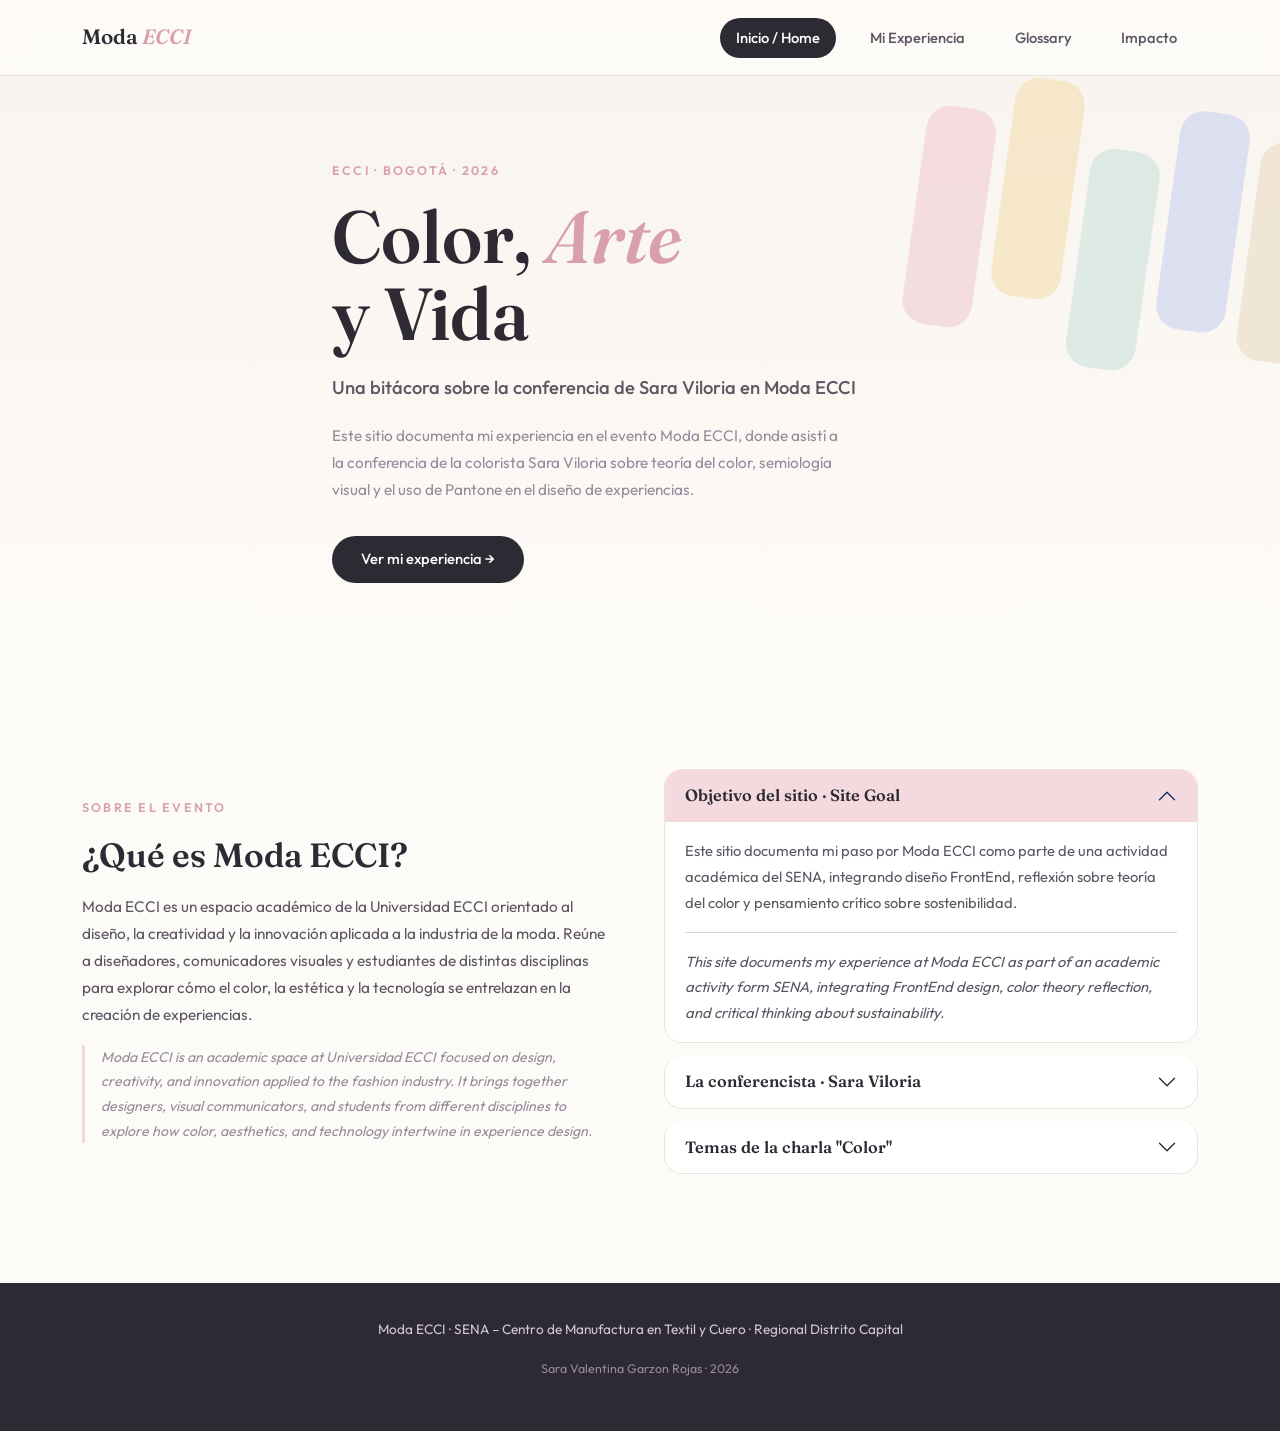
<file: index.html>
<!DOCTYPE html>
<html lang="es">
<head>
  <meta charset="UTF-8" />
  <meta name="viewport" content="width=device-width, initial-scale=1.0" />
  <title>Moda ECCI · Color, Arte y Vida</title>
  <link href="https://cdn.jsdelivr.net/npm/bootstrap@5.3.3/dist/css/bootstrap.min.css" rel="stylesheet">
  <link href="https://fonts.googleapis.com/css2?family=Fraunces:ital,opsz,wght@0,9..144,500;0,9..144,600;1,9..144,500&family=Outfit:wght@300;400;500;600&display=swap" rel="stylesheet">
  <link rel="stylesheet" href="style.css">
</head>
<body>

  <!-- NAVBAR -->
  <nav class="navbar navbar-expand-lg fixed-top custom-navbar">
    <div class="container">
      <a class="navbar-brand" href="index.html">Moda <span>ECCI</span></a>
      <button class="navbar-toggler" type="button" data-bs-toggle="collapse" data-bs-target="#navMenu">
        <span class="navbar-toggler-icon"></span>
      </button>
      <div class="collapse navbar-collapse" id="navMenu">
        <ul class="navbar-nav ms-auto gap-lg-2">
          <li class="nav-item"><a class="nav-link active" href="index.html">Inicio / Home</a></li>
          <li class="nav-item"><a class="nav-link" href="experiencia.html">Mi Experiencia</a></li>
          <li class="nav-item"><a class="nav-link" href="glossary.html">Glossary</a></li>
          <li class="nav-item"><a class="nav-link" href="sostenibilidad.html">Impacto</a></li>
        </ul>
      </div>
    </div>
  </nav>

  <!-- HERO -->
  <header class="hero">
    <div class="hero-swatches">
      <span class="sw sw-1"></span>
      <span class="sw sw-2"></span>
      <span class="sw sw-3"></span>
      <span class="sw sw-4"></span>
      <span class="sw sw-5"></span>
    </div>
    <div class="container hero-content">
      <p class="eyebrow">ECCI · Bogotá · 2026</p>
      <h1 class="hero-title">Color, <em>Arte</em><br>y Vida</h1>
      <p class="hero-subtitle">Una bitácora sobre la conferencia de Sara Viloria en Moda ECCI</p>
      <p class="hero-desc">
        Este sitio documenta mi experiencia en el evento Moda ECCI, donde asistí
        a la conferencia de la colorista Sara Viloria sobre teoría del color,
        semiología visual y el uso de Pantone en el diseño de experiencias.
      </p>
      <a href="experiencia.html" class="btn btn-pastel">Ver mi experiencia →</a>
    </div>
  </header>

  <!-- ABOUT EVENT -->
  <section class="section-about">
    <div class="container">
      <div class="row align-items-center g-5">
        <div class="col-lg-6">
          <p class="eyebrow">Sobre el evento</p>
          <h2 class="section-title">¿Qué es Moda ECCI?</h2>
          <p class="section-text">
            Moda ECCI es un espacio académico de la Universidad ECCI orientado al diseño,
            la creatividad y la innovación aplicada a la industria de la moda. Reúne a
            diseñadores, comunicadores visuales y estudiantes de distintas disciplinas
            para explorar cómo el color, la estética y la tecnología se entrelazan en
            la creación de experiencias.
          </p>
          <p class="section-text-en">
            Moda ECCI is an academic space at Universidad ECCI focused on design,
            creativity, and innovation applied to the fashion industry. It brings together
            designers, visual communicators, and students from different disciplines to
            explore how color, aesthetics, and technology intertwine in experience design.
          </p>
        </div>
        <div class="col-lg-6">
          <div class="accordion" id="aboutAccordion">
            <div class="accordion-item">
              <h2 class="accordion-header">
                <button class="accordion-button" type="button" data-bs-toggle="collapse" data-bs-target="#collapseOne">
                  Objetivo del sitio · Site Goal
                </button>
              </h2>
              <div id="collapseOne" class="accordion-collapse collapse show" data-bs-parent="#aboutAccordion">
                <div class="accordion-body">
                  Este sitio documenta mi paso por Moda ECCI como parte de una actividad
                  académica del SENA, integrando diseño FrontEnd, reflexión sobre teoría
                  del color y pensamiento crítico sobre sostenibilidad.
                  <hr>
                  <em>This site documents my experience at Moda ECCI as part of an academic
                  activity form SENA, integrating FrontEnd design, color theory reflection,
                  and critical thinking about sustainability.</em>
                </div>
              </div>
            </div>
            <div class="accordion-item">
  <h2 class="accordion-header">
    <button class="accordion-button collapsed" type="button" data-bs-toggle="collapse" data-bs-target="#collapseTwo">
      La conferencista · Sara Viloria
    </button>
  </h2>
  <div id="collapseTwo" class="accordion-collapse collapse" data-bs-parent="#aboutAccordion">
    <div class="accordion-body">
      Sara Viloria (1991) es licenciada en Artes Visuales, colorista certificada
      por Leatrice Eiseman (directora ejecutiva del Pantone Institute), pintora,
      poeta y escritora. Ha trabajado en museos de arte y como mediadora cultural,
      y es autora de los libros <em>"Color y Acuarela: guía breve para un mundo
      infinito"</em> y <em>"Cartas para Siena"</em>.
      <hr>
      <em>Sara Viloria (1991) holds a degree in Visual Arts, is a colorist certified by Leatrice Eiseman
      (executive director of the Pantone Institute), and is a painter, poet, and writer. She has worked in art museums and as a
       cultural mediator, and is the author of the books *Color y Acuarela: guía breve para un mundo infinito* and *Cartas para Siena*.".</em>
    </div>
  </div>
</div>
<div class="accordion-item">
  <h2 class="accordion-header">
    <button class="accordion-button collapsed" type="button" data-bs-toggle="collapse" data-bs-target="#collapseThree">
      Temas de la charla "Color"
    </button>
  </h2>
  <div id="collapseThree" class="accordion-collapse collapse" data-bs-parent="#aboutAccordion">
    <div class="accordion-body">
      Teoría del color, círculo cromático, semiología del color, sistema Pantone,
      y cómo aplicar el color de forma objetiva en productos, servicios y
      experiencias gráficas, textiles e ilustrativas.
      <hr>
      <em>Color theory, the color wheel, color semiotics, the Pantone system, and
      how to apply color objectively across products, services, and graphic, textile,
      and illustrative experiences.</em>
    </div>
  </div>
</div>
          </div>
        </div>
      </div>
    </div>
  </section>
  <footer class="footer">
    <div class="container">
      <p>Moda ECCI · SENA – Centro de Manufactura en Textil y Cuero · Regional Distrito Capital</p>
      <p class="footer-sub">Sara Valentina Garzon Rojas · 2026</p>
    </div>
  </footer>

  <script src="https://cdn.jsdelivr.net/npm/bootstrap@5.3.3/dist/js/bootstrap.bundle.min.js"></script>
  <script src="script.js"></script>
</body>
</html>
</file>
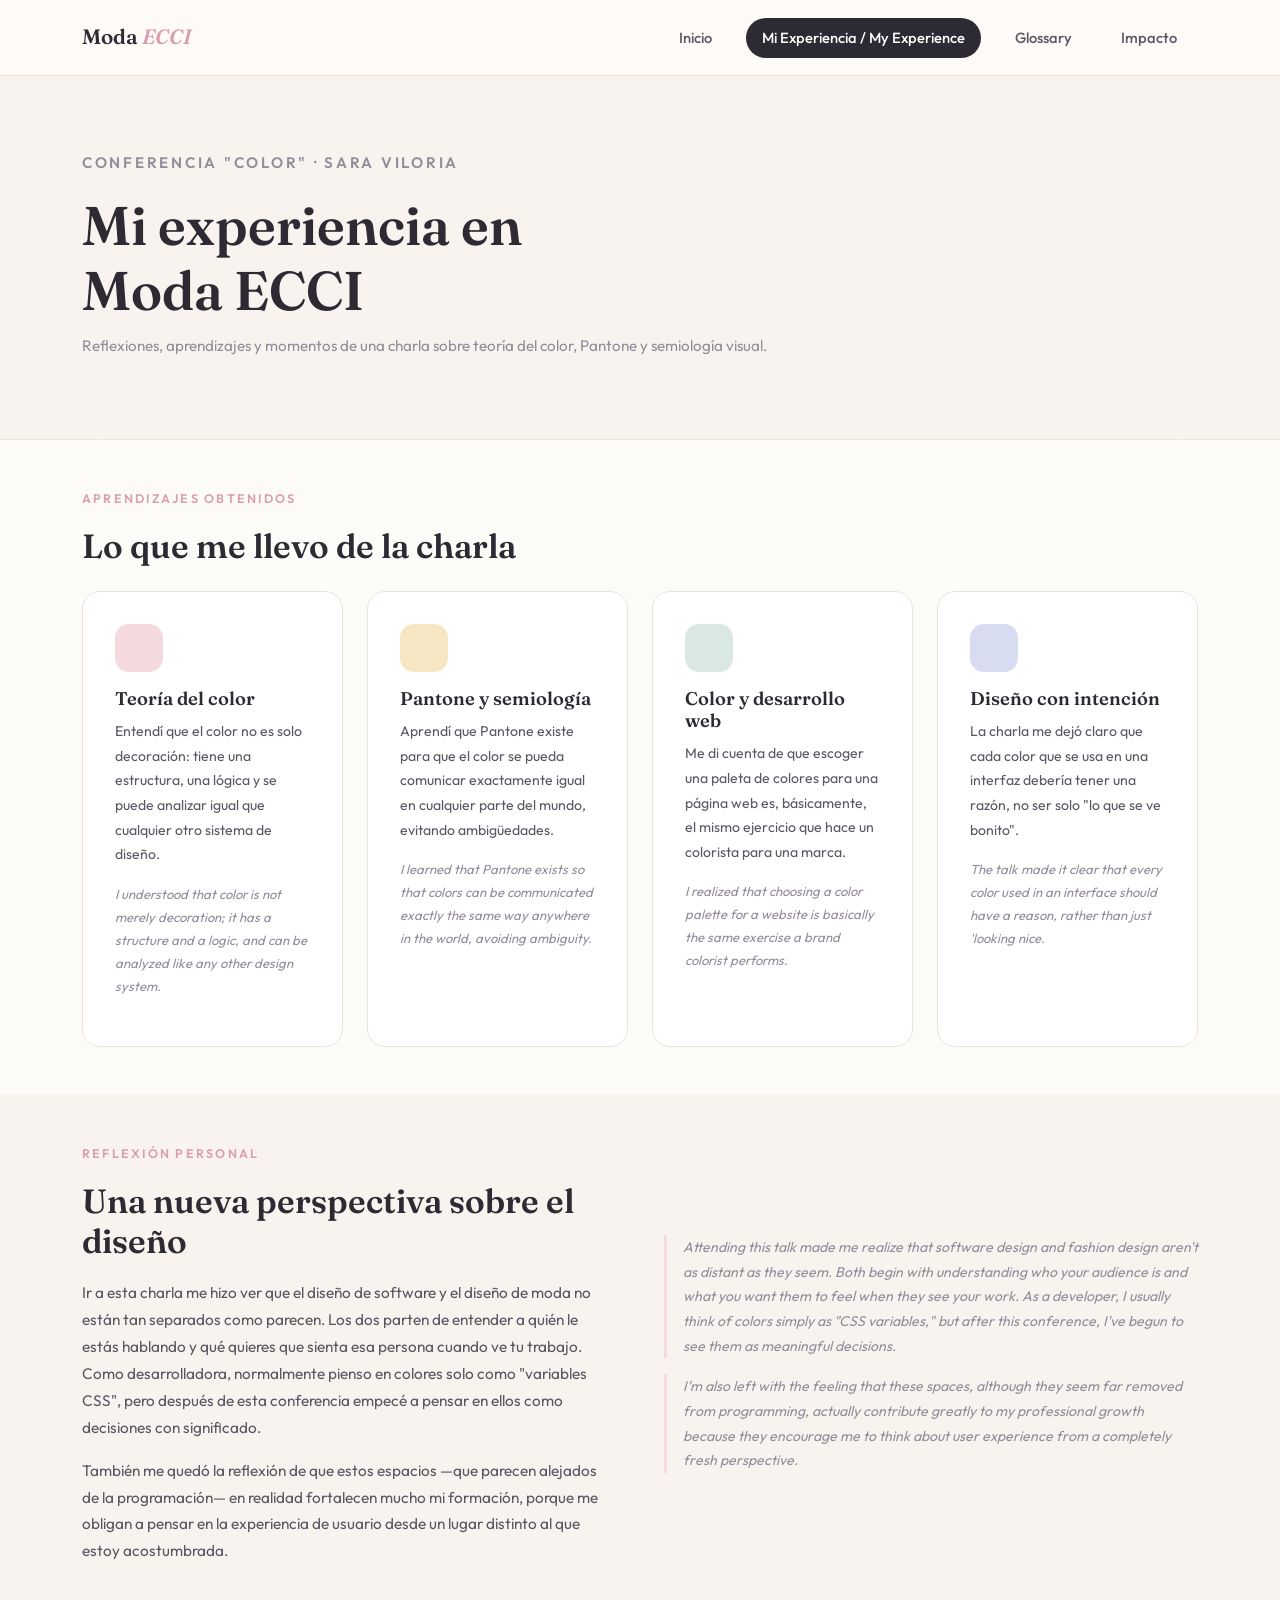
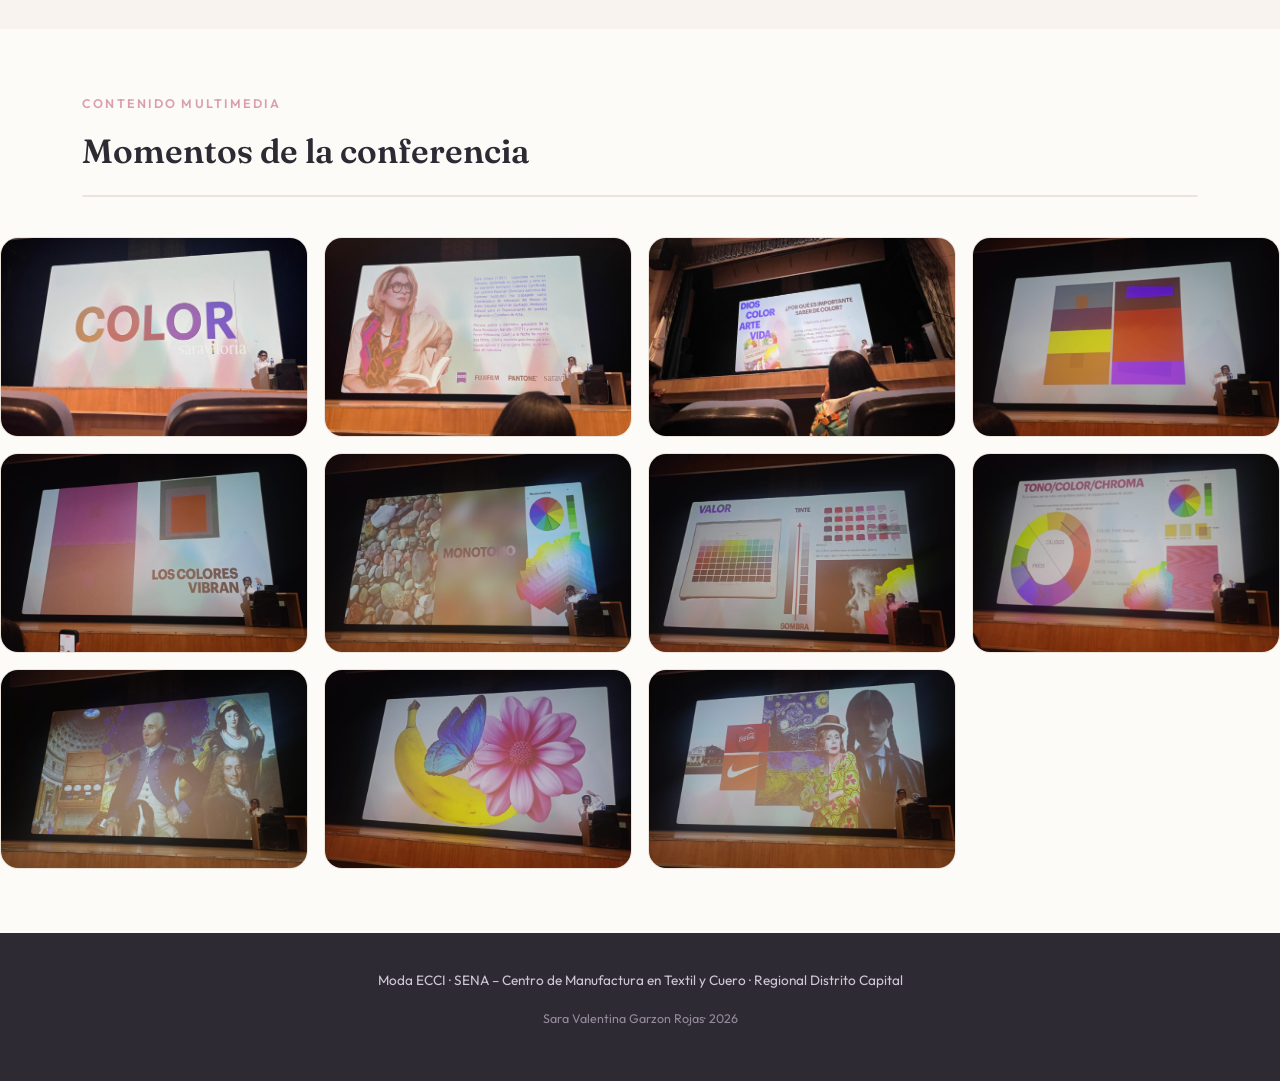
<file: experiencia.html>
<!DOCTYPE html>
<html lang="es">
<head>
  <meta charset="UTF-8" />
  <meta name="viewport" content="width=device-width, initial-scale=1.0" />
  <title>Mi Experiencia en Moda ECCI</title>
  <link href="https://cdn.jsdelivr.net/npm/bootstrap@5.3.3/dist/css/bootstrap.min.css" rel="stylesheet">
  <link href="https://fonts.googleapis.com/css2?family=Fraunces:ital,opsz,wght@0,9..144,500;0,9..144,600;1,9..144,500&family=Outfit:wght@300;400;500;600&display=swap" rel="stylesheet">
  <link rel="stylesheet" href="style.css">
</head>
<body>

  <nav class="navbar navbar-expand-lg fixed-top custom-navbar">
    <div class="container">
      <a class="navbar-brand" href="index.html">Moda <span>ECCI</span></a>
      <button class="navbar-toggler" type="button" data-bs-toggle="collapse" data-bs-target="#navMenu">
        <span class="navbar-toggler-icon"></span>
      </button>
      <div class="collapse navbar-collapse" id="navMenu">
        <ul class="navbar-nav ms-auto gap-lg-2">
          <li class="nav-item"><a class="nav-link" href="index.html">Inicio</a></li>
          <li class="nav-item"><a class="nav-link active" href="experiencia.html">Mi Experiencia / My Experience</a></li>
          <li class="nav-item"><a class="nav-link" href="glossary.html">Glossary</a></li>
          <li class="nav-item"><a class="nav-link" href="sostenibilidad.html">Impacto</a></li>
        </ul>
      </div>
    </div>
  </nav>

  <header class="page-hero">
    <div class="container">
      <p class="eyebrow">Conferencia "Color" · Sara Viloria</p>
      <h1>Mi experiencia en<br>Moda ECCI</h1>
      <p>Reflexiones, aprendizajes y momentos de una charla sobre teoría del color, Pantone y semiología visual.</p>
    </div>
  </header>

  
  <section class="py-5">
    <div class="container">
      <p class="eyebrow">Aprendizajes obtenidos</p>
      <h2 class="section-title mb-4">Lo que me llevo de la charla</h2>

      <div class="row g-4">
        <div class="col-md-6 col-lg-3">
          <div class="exp-card">
            <div class="icon-badge bg-rose-soft"></div>
            <h3>Teoría del color</h3>
            <p>Entendí que el color no es solo decoración: tiene una estructura, una lógica
              y se puede analizar igual que cualquier otro sistema de diseño.</p>
            <p class="en">I understood that color is not merely decoration; 
              it has a structure and a logic, and can be analyzed like any other design system.</p>
          </div>
        </div>
        <div class="col-md-6 col-lg-3">
          <div class="exp-card">
            <div class="icon-badge bg-peach-soft"></div>
            <h3>Pantone y semiología</h3>
            <p>Aprendí que Pantone existe para que el color se pueda comunicar exactamente
              igual en cualquier parte del mundo, evitando ambigüedades.</p>
            <p class="en">I learned that Pantone exists so that colors can be communicated 
              exactly the same way anywhere in the world, avoiding ambiguity.</p>
          </div>
        </div>
        <div class="col-md-6 col-lg-3">
          <div class="exp-card">
            <div class="icon-badge bg-mint-soft"></div>
            <h3>Color y desarrollo web</h3>
            <p>Me di cuenta de que escoger una paleta de colores para una página web es,
              básicamente, el mismo ejercicio que hace un colorista para una marca.</p>
            <p class="en">I realized that choosing a color palette for a website is basically 
              the same exercise a brand colorist performs.</p>
          </div>
        </div>
        <div class="col-md-6 col-lg-3">
          <div class="exp-card">
            <div class="icon-badge bg-lav-soft"></div>
            <h3>Diseño con intención</h3>
            <p>La charla me dejó claro que cada color que se usa en una interfaz debería
              tener una razón, no ser solo "lo que se ve bonito".</p>
            <p class="en">The talk made it clear that every color used in an interface should have a reason, rather than just 
              'looking nice.</p>
          </div>
        </div>
      </div>
    </div>
  </section>


  <section class="py-5" style="background:var(--bg-soft);">
    <div class="container">
      <div class="row g-5 align-items-center">
        <div class="col-lg-6">
          <p class="eyebrow">Reflexión personal</p>
          <h2 class="section-title">Una nueva perspectiva sobre el diseño</h2>
          <p class="section-text">
            Ir a esta charla me hizo ver que el diseño de software y el diseño de moda
            no están tan separados como parecen. Los dos parten de entender a quién le
            estás hablando y qué quieres que sienta esa persona cuando ve tu trabajo.
            Como desarrolladora, normalmente pienso en colores solo como "variables CSS",
            pero después de esta conferencia empecé a pensar en ellos como decisiones
            con significado.
          </p>
          <p class="section-text">
            También me quedó la reflexión de que estos espacios —que parecen alejados
            de la programación— en realidad fortalecen mucho mi formación, porque me
            obligan a pensar en la experiencia de usuario desde un lugar distinto al
            que estoy acostumbrada.
          </p>
        </div>
        <div class="col-lg-6">
          <p class="section-text-en">
            Attending this talk made me realize that software design and fashion design aren't as distant as they seem. 
            Both begin with understanding who your audience is and what you want them to feel when they see your work. 
            As a developer, I usually think of colors simply as "CSS variables," but after this conference, 
            I've begun to see them as meaningful decisions.
          </p>
          <p class="section-text-en">
            I'm also left with the feeling that these spaces, although they seem far removed from programming, 
            actually contribute greatly to my professional growth because they encourage me to think about user 
            experience from a completely fresh perspective.
          </p>
        </div>
      </div>
    </div>
  </section>

  
  <section class="carousel-section">
    <div class="container">
      <p class="eyebrow">Contenido multimedia</p>
      <h2 class="section-title mb-4">Momentos de la conferencia</h2>

      <div id="mediaCarousel" class="carousel slide carousel-item-card" data-bs-ride="carousel">
        <div class="carousel-indicators">
          <button type="button" data-bs-target="#mediaCarousel" data-bs-slide-to="0" class="active"></button>
          <button type="button" data-bs-target="#mediaCarousel" data-bs-slide-to="1"></button>
          <button type="button" data-bs-target="#mediaCarousel" data-bs-slide-to="2"></button>
        </div>
          </div>
        </div>
        <button class="carousel-control-prev" type="button" data-bs-target="#mediaCarousel" data-bs-slide="prev">
          <span class="carousel-control-prev-icon"></span>
        </button>
        <button class="carousel-control-next" type="button" data-bs-target="#mediaCarousel" data-bs-slide="next">
          <span class="carousel-control-next-icon"></span>
        </button>
      </div>

      <div class="row g-3 media-grid mt-4">
        <div class="col-6 col-md-3">
          <img src="color.jpeg" alt="Foto evento 1" data-bs-toggle="modal" data-bs-target="#imgModal" onclick="setModalImg('foto1.jpeg')">
        </div>
        <div class="col-6 col-md-3">
          <img src="color1.jpeg" alt="Foto evento 2" data-bs-toggle="modal" data-bs-target="#imgModal" onclick="setModalImg('foto2.jpeg')">
        </div>
        <div class="col-6 col-md-3">
          <img src="color2.jpeg" alt="Foto evento 3" data-bs-toggle="modal" data-bs-target="#imgModal" onclick="setModalImg('foto3.jpeg')">
        </div>
        <div class="col-6 col-md-3">
          <img src="color3.jpeg" alt="Foto evento 3" data-bs-toggle="modal" data-bs-target="#imgModal" onclick="setModalImg('foto3.jpeg')">
        </div>
        <div class="col-6 col-md-3">
          <img src="color4.jpeg" alt="Foto evento 3" data-bs-toggle="modal" data-bs-target="#imgModal" onclick="setModalImg('foto3.jpeg')">
        </div>
        <div class="col-6 col-md-3">
          <img src="color5.jpeg" alt="Foto evento 3" data-bs-toggle="modal" data-bs-target="#imgModal" onclick="setModalImg('foto3.jpeg')">
        </div>
        <div class="col-6 col-md-3">
          <img src="color6.jpeg" alt="Foto evento 3" data-bs-toggle="modal" data-bs-target="#imgModal" onclick="setModalImg('foto3.jpeg')">
        </div>
        <div class="col-6 col-md-3">
          <img src="color7.jpeg" alt="Foto evento 3" data-bs-toggle="modal" data-bs-target="#imgModal" onclick="setModalImg('foto3.jpeg')">
        </div>
        <div class="col-6 col-md-3">
          <img src="color8.jpeg" alt="Foto evento 3" data-bs-toggle="modal" data-bs-target="#imgModal" onclick="setModalImg('foto3.jpeg')">
        </div>
        <div class="col-6 col-md-3">
          <img src="color9.jpeg" alt="Foto evento 3" data-bs-toggle="modal" data-bs-target="#imgModal" onclick="setModalImg('foto3.jpeg')">
        </div>
         <div class="col-6 col-md-3">
          <img src="color10.jpeg" alt="Foto evento 3" data-bs-toggle="modal" data-bs-target="#imgModal" onclick="setModalImg('foto3.jpeg')">
        </div>
      
        </div>
      </div>
    </div>
  </section>

  <footer class="footer">
    <div class="container">
      <p>Moda ECCI · SENA – Centro de Manufactura en Textil y Cuero · Regional Distrito Capital</p>
      <p class="footer-sub">Sara Valentina Garzon Rojas· 2026</p>
    </div>
  </footer>

  <script src="https://cdn.jsdelivr.net/npm/bootstrap@5.3.3/dist/js/bootstrap.bundle.min.js"></script>
  <script src="script.js"></script>
</body>
</html>
</file>
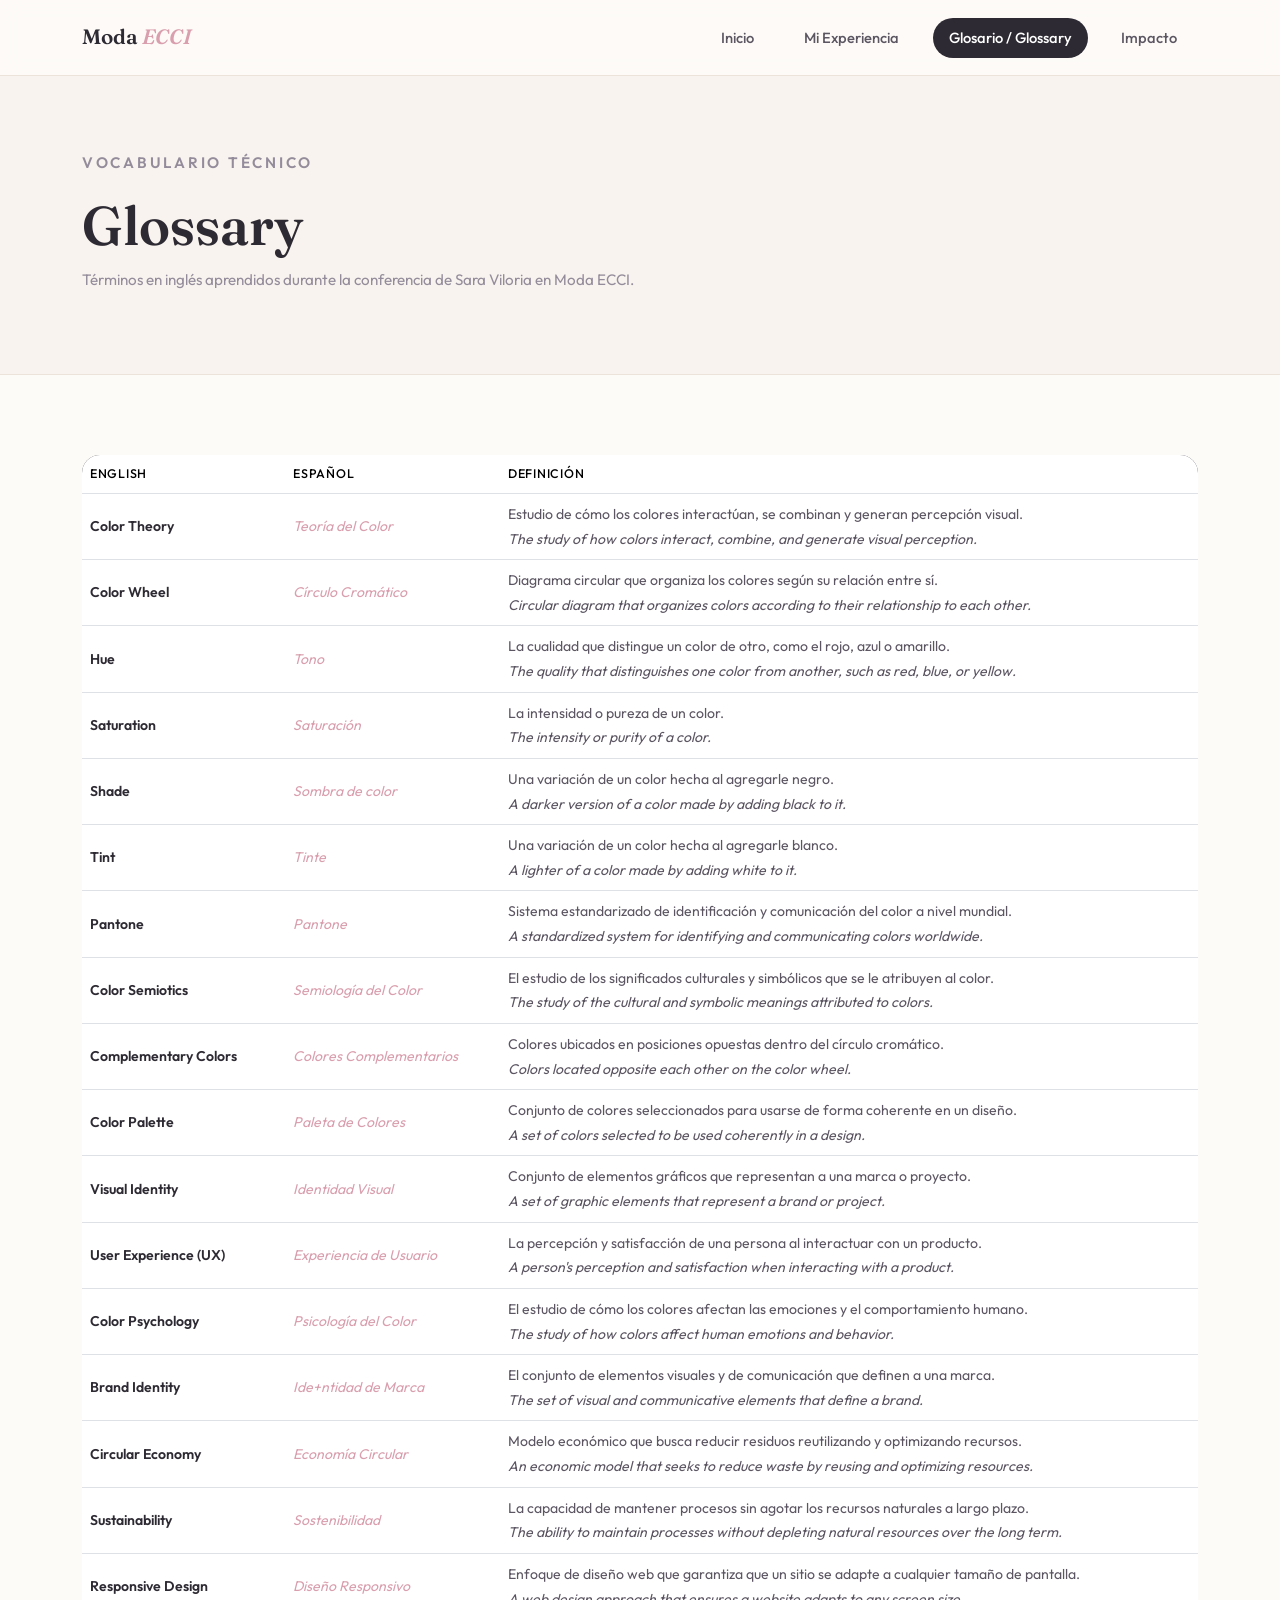
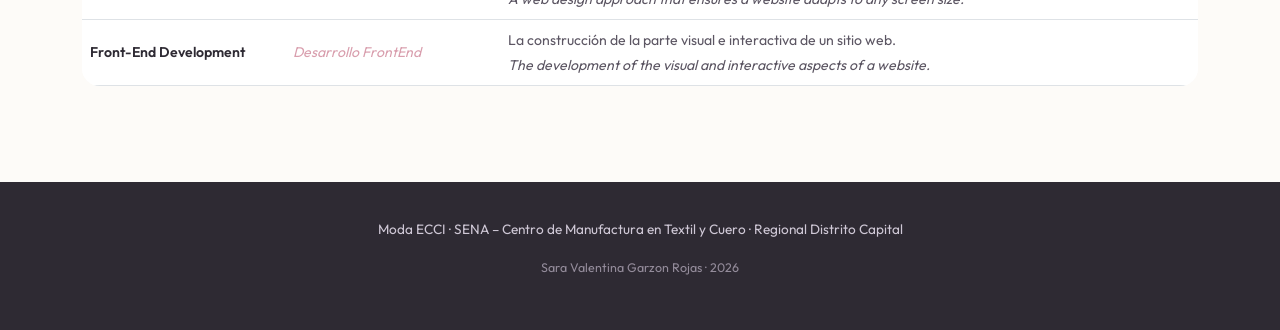
<file: glossary.html>
<!DOCTYPE html>
<html lang="es">
<head>
  <meta charset="UTF-8" />
  <meta name="viewport" content="width=device-width, initial-scale=1.0" />
  <title>Glossary – Moda ECCI</title>
  <link href="https://cdn.jsdelivr.net/npm/bootstrap@5.3.3/dist/css/bootstrap.min.css" rel="stylesheet">
  <link href="https://fonts.googleapis.com/css2?family=Fraunces:ital,opsz,wght@0,9..144,500;0,9..144,600;1,9..144,500&family=Outfit:wght@300;400;500;600&display=swap" rel="stylesheet">
  <link rel="stylesheet" href="style.css">
</head>
<body>

  <nav class="navbar navbar-expand-lg fixed-top custom-navbar">
    <div class="container">
      <a class="navbar-brand" href="index.html">Moda <span>ECCI</span></a>
      <button class="navbar-toggler" type="button" data-bs-toggle="collapse" data-bs-target="#navMenu">
        <span class="navbar-toggler-icon"></span>
      </button>
      <div class="collapse navbar-collapse" id="navMenu">
        <ul class="navbar-nav ms-auto gap-lg-2">
          <li class="nav-item"><a class="nav-link" href="index.html">Inicio</a></li>
          <li class="nav-item"><a class="nav-link" href="experiencia.html">Mi Experiencia</a></li>
          <li class="nav-item"><a class="nav-link active" href="glossary.html">Glosario / Glossary</a></li>
          <li class="nav-item"><a class="nav-link" href="sostenibilidad.html">Impacto</a></li>
        </ul>
      </div>
    </div>
  </nav>

  <header class="page-hero">
    <div class="container">
      <p class="eyebrow">Vocabulario técnico</p>
      <h1>Glossary</h1>
      <p>Términos en inglés aprendidos durante la conferencia de Sara Viloria en Moda ECCI.</p>
    </div>
  </header>

  <section class="gloss-section">
    <div class="container">

      <div class="table-responsive">
        <table class="table table-gloss align-middle">
          <thead>
            <tr>
              <th>English</th>
              <th>Español</th>
              <th>Definición</th>
            </tr>
          </thead>
          <tbody>
  <tr><td>Color Theory</td><td>Teoría del Color</td><td>Estudio de cómo los colores interactúan, se combinan y generan percepción visual.<br><em>The study of how colors interact, combine, and generate visual perception.</em></td></tr>
  <tr><td>Color Wheel</td><td>Círculo Cromático</td><td>Diagrama circular que organiza los colores según su relación entre sí.<br><em>Circular diagram that organizes colors according to their relationship to each other.</em></td></tr>
  <tr><td>Hue</td><td>Tono</td><td>La cualidad que distingue un color de otro, como el rojo, azul o amarillo.<br><em>The quality that distinguishes one color from another, such as red, blue, or yellow.</em></td></tr>
  <tr><td>Saturation</td><td>Saturación</td><td>La intensidad o pureza de un color.<br><em>The intensity or purity of a color.</em></td></tr>
  <tr><td>Shade</td><td>Sombra de color</td><td>Una variación de un color hecha al agregarle negro.<br><em>A darker version of a color made by adding black to it.</em></td></tr>
  <tr><td>Tint</td><td>Tinte</td><td>Una variación de un color hecha al agregarle blanco.<br><em>A lighter of a color made by adding white to it.</em></td></tr>
  <tr><td>Pantone</td><td>Pantone</td><td>Sistema estandarizado de identificación y comunicación del color a nivel mundial.<br><em>A standardized system for identifying and communicating colors worldwide.</em></td></tr>
  <tr><td>Color Semiotics</td><td>Semiología del Color</td><td>El estudio de los significados culturales y simbólicos que se le atribuyen al color.<br><em>The study of the cultural and symbolic meanings attributed to colors.</em></td></tr>
  <tr><td>Complementary Colors</td><td>Colores Complementarios</td><td>Colores ubicados en posiciones opuestas dentro del círculo cromático.<br><em>Colors located opposite each other on the color wheel.</em></td></tr>
  <tr><td>Color Palette</td><td>Paleta de Colores</td><td>Conjunto de colores seleccionados para usarse de forma coherente en un diseño.<br><em>A set of colors selected to be used coherently in a design.</em></td></tr>
  <tr><td>Visual Identity</td><td>Identidad Visual</td><td>Conjunto de elementos gráficos que representan a una marca o proyecto.<br><em>A set of graphic elements that represent a brand or project.</em></td></tr>
  <tr><td>User Experience (UX)</td><td>Experiencia de Usuario</td><td>La percepción y satisfacción de una persona al interactuar con un producto.<br><em>A person's perception and satisfaction when interacting with a product.</em></td></tr>
  <tr><td>Color Psychology</td><td>Psicología del Color</td><td>El estudio de cómo los colores afectan las emociones y el comportamiento humano.<br><em>The study of how colors affect human emotions and behavior.</em></td></tr>
  <tr><td>Brand Identity</td><td>Ide+ntidad de Marca</td><td>El conjunto de elementos visuales y de comunicación que definen a una marca.<br><em>The set of visual and communicative elements that define a brand.</em></td></tr>
  <tr><td>Circular Economy</td><td>Economía Circular</td><td>Modelo económico que busca reducir residuos reutilizando y optimizando recursos.<br><em>An economic model that seeks to reduce waste by reusing and optimizing resources.</em></td></tr>
  <tr><td>Sustainability</td><td>Sostenibilidad</td><td>La capacidad de mantener procesos sin agotar los recursos naturales a largo plazo.<br><em>The ability to maintain processes without depleting natural resources over the long term.</em></td></tr>
  <tr><td>Responsive Design</td><td>Diseño Responsivo</td><td>Enfoque de diseño web que garantiza que un sitio se adapte a cualquier tamaño de pantalla.<br><em>A web design approach that ensures a website adapts to any screen size.</em></td></tr>
  <tr><td>Front-End Development</td><td>Desarrollo FrontEnd</td><td>La construcción de la parte visual e interactiva de un sitio web.<br><em>The development of the visual and interactive aspects of a website.</em></td></tr>
</tbody>
        </table>
      </div>
    </div>
  </section>

  <footer class="footer">
    <div class="container">
      <p>Moda ECCI · SENA – Centro de Manufactura en Textil y Cuero · Regional Distrito Capital </p>
      <p class="footer-sub"> Sara Valentina Garzon Rojas · 2026</p>
    </div>
  </footer>

  <script src="https://cdn.jsdelivr.net/npm/bootstrap@5.3.3/dist/js/bootstrap.bundle.min.js"></script>
  <script src="script.js"></script>
</body>
</html>
</file>
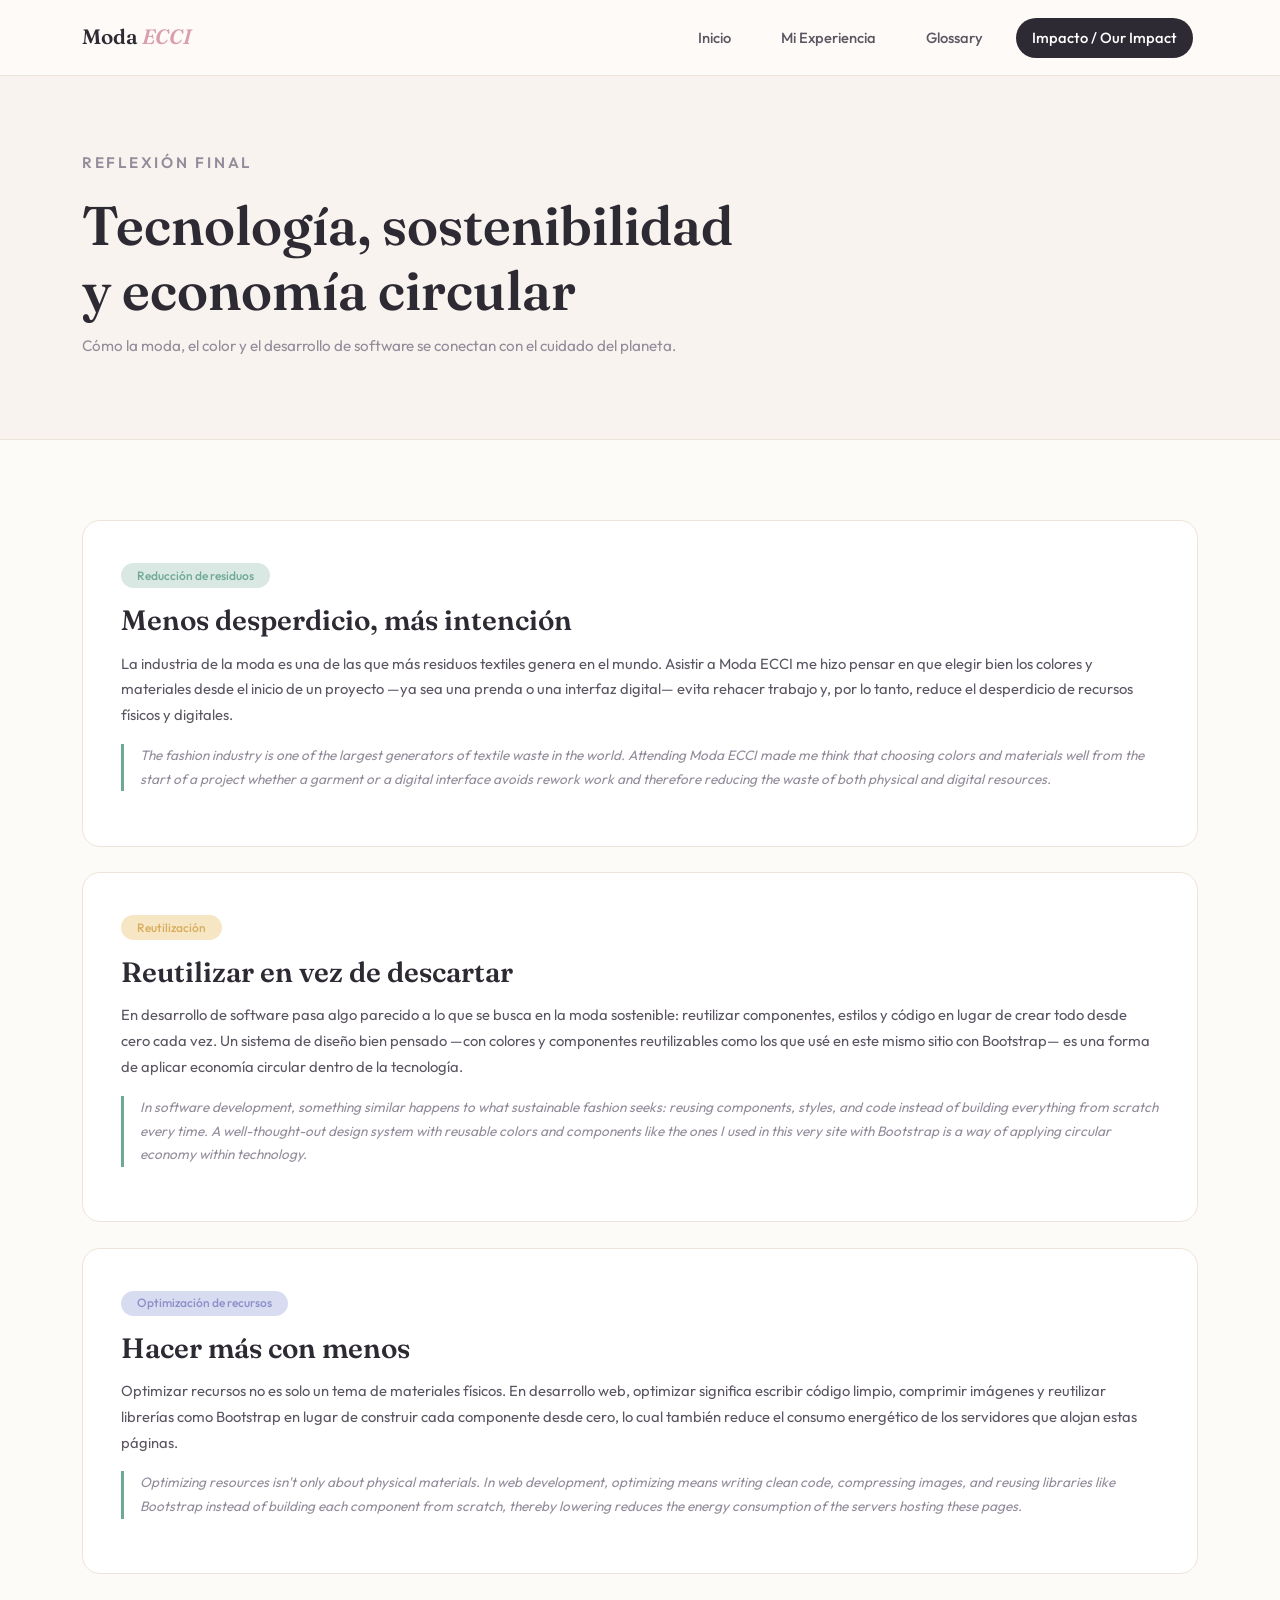
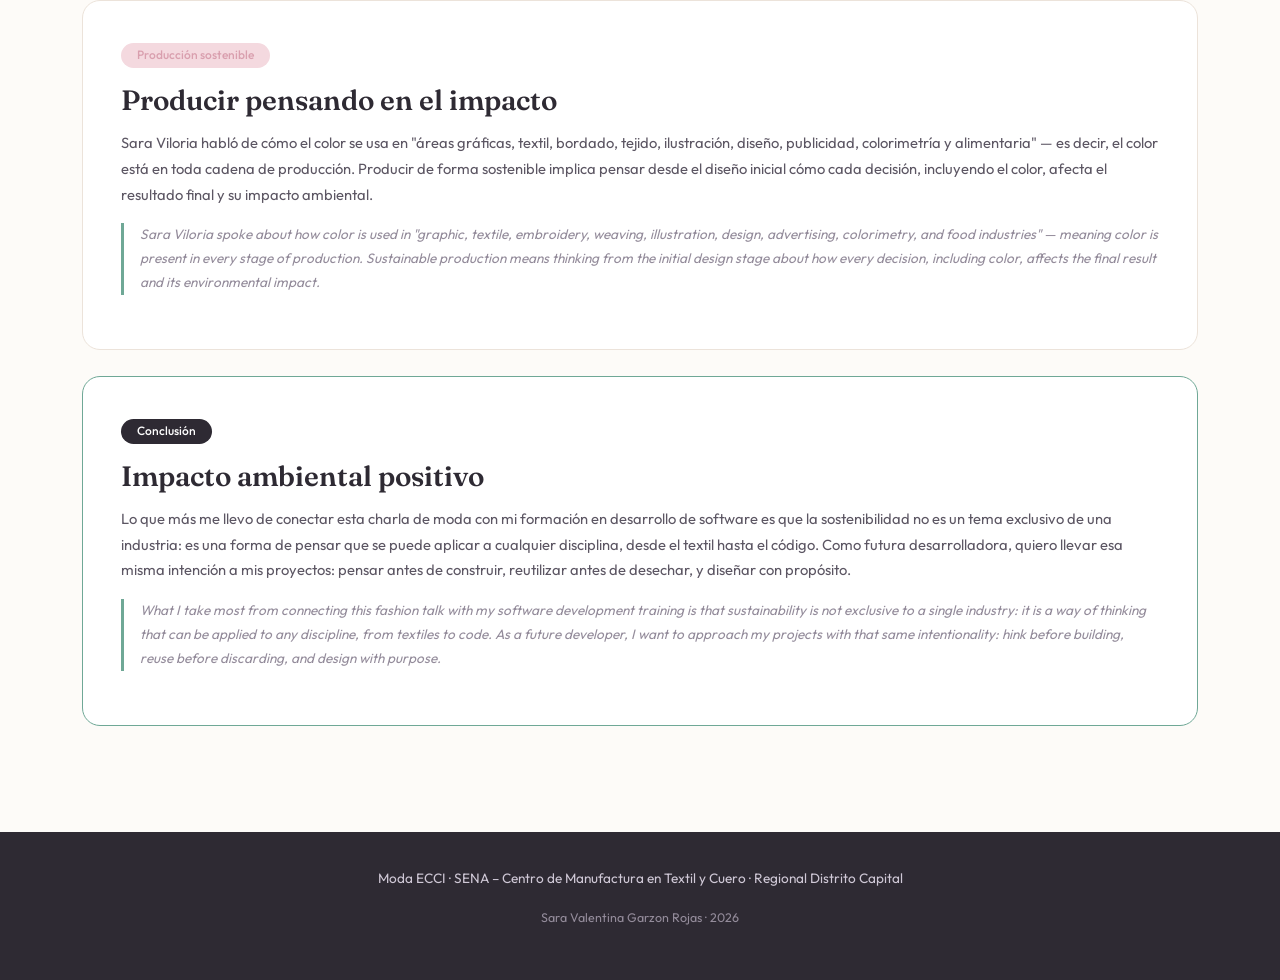
<file: sostenibilidad.html>
<!DOCTYPE html>
<html lang="es">
<head>
  <meta charset="UTF-8" />
  <meta name="viewport" content="width=device-width, initial-scale=1.0" />
  <title>Sostenibilidad – Moda ECCI</title>
  <link href="https://cdn.jsdelivr.net/npm/bootstrap@5.3.3/dist/css/bootstrap.min.css" rel="stylesheet">
  <link href="https://fonts.googleapis.com/css2?family=Fraunces:ital,opsz,wght@0,9..144,500;0,9..144,600;1,9..144,500&family=Outfit:wght@300;400;500;600&display=swap" rel="stylesheet">
  <link rel="stylesheet" href="style.css">
</head>
<body>

  <nav class="navbar navbar-expand-lg fixed-top custom-navbar">
    <div class="container">
      <a class="navbar-brand" href="index.html">Moda <span>ECCI</span></a>
      <button class="navbar-toggler" type="button" data-bs-toggle="collapse" data-bs-target="#navMenu">
        <span class="navbar-toggler-icon"></span>
      </button>
      <div class="collapse navbar-collapse" id="navMenu">
        <ul class="navbar-nav ms-auto gap-lg-2">
          <li class="nav-item"><a class="nav-link" href="index.html">Inicio</a></li>
          <li class="nav-item"><a class="nav-link" href="experiencia.html">Mi Experiencia</a></li>
          <li class="nav-item"><a class="nav-link" href="glossary.html">Glossary</a></li>
          <li class="nav-item"><a class="nav-link active" href="sostenibilidad.html">Impacto / Our Impact</a></li>
        </ul>
      </div>
    </div>
  </nav>

  <header class="page-hero">
    <div class="container">
      <p class="eyebrow">Reflexión final</p>
      <h1>Tecnología, sostenibilidad<br>y economía circular</h1>
      <p>Cómo la moda, el color y el desarrollo de software se conectan con el cuidado del planeta.</p>
    </div>
  </header>

  <section class="sustain-section">
    <div class="container">

      <div class="sustain-card">
        <span class="badge badge-pill mb-3" style="background:var(--mint); color:var(--mint-d);">Reducción de residuos</span>
        <h3>Menos desperdicio, más intención</h3>
        <p>
          La industria de la moda es una de las que más residuos textiles genera en el
          mundo. Asistir a Moda ECCI me hizo pensar en que elegir bien los colores y
          materiales desde el inicio de un proyecto —ya sea una prenda o una interfaz
          digital— evita rehacer trabajo y, por lo tanto, reduce el desperdicio de
          recursos físicos y digitales.
        </p>
        <p class="en">
          The fashion industry is one of the largest generators of textile waste in the
          world. Attending Moda ECCI made me think that choosing colors and materials
          well from the start of a project  whether a garment or a digital interface 
          avoids rework work and therefore reducing the waste of both physical and
          digital resources.
        </p>
      </div>

      <div class="sustain-card">
        <span class="badge badge-pill mb-3" style="background:var(--peach); color:var(--peach-d);">Reutilización</span>
        <h3> Reutilizar en vez de descartar</h3>
        <p>
          En desarrollo de software pasa algo parecido a lo que se busca en la moda
          sostenible: reutilizar componentes, estilos y código en lugar de crear todo
          desde cero cada vez. Un sistema de diseño bien pensado —con colores y
          componentes reutilizables como los que usé en este mismo sitio con
          Bootstrap— es una forma de aplicar economía circular dentro de la tecnología.
        </p>
        <p class="en">
          In software development, something similar happens to what sustainable fashion
          seeks: reusing components, styles, and code instead of building everything from
          scratch every time. A well-thought-out design system with reusable colors and
          components like the ones I used in this very site with Bootstrap is a way of
          applying circular economy within technology.
        </p>
      </div>

      <div class="sustain-card">
        <span class="badge badge-pill mb-3" style="background:var(--lav); color:var(--lav-d);">Optimización de recursos</span>
        <h3> Hacer más con menos</h3>
        <p>
          Optimizar recursos no es solo un tema de materiales físicos. En desarrollo web,
          optimizar significa escribir código limpio, comprimir imágenes y reutilizar
          librerías como Bootstrap en lugar de construir cada componente desde cero,
          lo cual también reduce el consumo energético de los servidores que alojan
          estas páginas.
        </p>
        <p class="en">
          Optimizing resources isn't only about physical materials. In web development,
          optimizing means writing clean code, compressing images, and reusing libraries
          like Bootstrap instead of building each component from scratch, thereby lowering
          reduces the energy consumption of the servers hosting these pages.
        </p>
      </div>

      <div class="sustain-card">
        <span class="badge badge-pill mb-3" style="background:var(--rose); color:var(--rose-d);">Producción sostenible</span>
        <h3> Producir pensando en el impacto</h3>
        <p>
          Sara Viloria habló de cómo el color se usa en "áreas gráficas, textil, bordado,
          tejido, ilustración, diseño, publicidad, colorimetría y alimentaria" — es decir,
          el color está en toda cadena de producción. Producir de forma sostenible implica
          pensar desde el diseño inicial cómo cada decisión, incluyendo el color, afecta
          el resultado final y su impacto ambiental.
        </p>
        <p class="en">
          Sara Viloria spoke about how color is used in "graphic, textile, embroidery,
          weaving, illustration, design, advertising, colorimetry, and food industries" —
          meaning color is present in every stage of production. Sustainable production means
          thinking from the initial design stage about how every decision, including color,
          affects the final result and its environmental impact.
        </p>
      </div>

      <div class="sustain-card" style="border-color:var(--mint-d);">
        <span class="badge badge-pill mb-3" style="background:var(--ink); color:#fff;">Conclusión</span>
        <h3> Impacto ambiental positivo</h3>
        <p>
          Lo que más me llevo de conectar esta charla de moda con mi formación en
          desarrollo de software es que la sostenibilidad no es un tema exclusivo de
          una industria: es una forma de pensar que se puede aplicar a cualquier
          disciplina, desde el textil hasta el código. Como futura desarrolladora,
          quiero llevar esa misma intención a mis proyectos: pensar antes de construir,
          reutilizar antes de desechar, y diseñar con propósito.
        </p>
        <p class="en">
          What I take most from connecting this fashion talk with my software development 
          training is that sustainability is not exclusive to a single industry: it is a way of 
          thinking that can be applied to any discipline, from textiles to code. As a 
          future developer, I want to approach my projects with that same intentionality: 
          hink before building, reuse before discarding, and design with purpose.
</p>
      </div>

    </div>
  </section>

  <footer class="footer">
    <div class="container">
      <p>Moda ECCI · SENA – Centro de Manufactura en Textil y Cuero · Regional Distrito Capital</p>
      <p class="footer-sub">Sara Valentina Garzon Rojas · 2026</p>
    </div>
  </footer>

  <script src="https://cdn.jsdelivr.net/npm/bootstrap@5.3.3/dist/js/bootstrap.bundle.min.js"></script>
  <script src="script.js"></script>
</body>
</html>
</file>
<file: style.css>
/* ============================================
   MODA ECCI — PASTEL ELEGANTE
   Display: Fraunces (serif suave con personalidad)
   Body: Outfit (sans-serif redondeado y limpio)
   Paleta: tonos pastel inspirados en círculo cromático
   ============================================ */

:root {
  --rose:     #f4d9df;
  --rose-d:   #d99fae;
  --peach:    #f7e6c4;
  --peach-d:  #d9ad5e;
  --mint:     #d9e8e3;
  --mint-d:   #6fa896;
  --lav:      #d7dcf0;
  --lav-d:    #8d8fc9;
  --sand:     #efe3d0;

  --ink:      #2e2a33;
  --ink-soft: #5c5663;
  --muted:    #948c9b;
  --bg:       #fdfbf8;
  --bg-soft:  #f8f3ee;
  --card:     #ffffff;
  --border:   #ece3da;

  --font-display: 'Fraunces', Georgia, serif;
  --font-body:    'Outfit', sans-serif;
  --radius: 18px;
  --transition: 0.3s ease;
}

* { box-sizing: border-box; }
body {
  font-family: var(--font-body);
  color: var(--ink-soft);
  background: var(--bg);
  line-height: 1.75;
}

h1, h2, h3, .navbar-brand { font-family: var(--font-display); }

/* ===== NAVBAR ===== */
.custom-navbar {
  background: rgba(253,251,248,0.92);
  backdrop-filter: blur(10px);
  border-bottom: 1px solid var(--border);
  padding: 0.9rem 0;
}
.navbar-brand {
  font-weight: 600;
  font-size: 1.3rem;
  color: var(--ink);
}
.navbar-brand span { color: var(--rose-d); font-style: italic; }
.nav-link {
  color: var(--ink-soft) !important;
  font-weight: 500;
  font-size: 0.92rem;
  margin: 0 0.3rem;
  border-radius: 30px;
  padding: 0.45rem 1rem !important;
  transition: background var(--transition), color var(--transition);
}
.nav-link:hover { background: var(--rose); color: var(--ink) !important; }
.nav-link.active { background: var(--ink); color: #fff !important; }

/* ===== HERO ===== */
.hero {
  position: relative;
  padding: 160px 0 90px;
  background: linear-gradient(180deg, var(--bg-soft) 0%, var(--bg) 100%);
  overflow: hidden;
}
.hero-swatches {
  position: absolute; top: 90px; right: -40px;
  display: flex; gap: 14px; transform: rotate(8deg);
  z-index: 0;
}
.sw { width: 70px; height: 220px; border-radius: 24px; display: block; opacity: 0.85; }
.sw-1 { background: var(--rose); margin-top: 40px; }
.sw-2 { background: var(--peach); margin-top: 0; }
.sw-3 { background: var(--mint); margin-top: 60px; }
.sw-4 { background: var(--lav); margin-top: 10px; }
.sw-5 { background: var(--sand); margin-top: 30px; }

.hero-content { position: relative; z-index: 2; max-width: 640px; }

.eyebrow {
  font-size: 0.78rem;
  letter-spacing: 0.18em;
  text-transform: uppercase;
  color: var(--rose-d);
  font-weight: 600;
  margin-bottom: 1rem;
}

.hero-title {
  font-size: clamp(2.8rem, 6vw, 4.6rem);
  font-weight: 600;
  color: var(--ink);
  line-height: 1.05;
  margin-bottom: 1.2rem;
}
.hero-title em { color: var(--rose-d); font-style: italic; }

.hero-subtitle {
  font-size: 1.15rem;
  color: var(--ink-soft);
  font-weight: 500;
  margin-bottom: 1.2rem;
}

.hero-desc { color: var(--muted); max-width: 520px; margin-bottom: 2rem; font-size: 0.96rem; }

.btn-pastel {
  background: var(--ink);
  color: #fff;
  border: none;
  padding: 0.8rem 1.8rem;
  border-radius: 30px;
  font-weight: 500;
  font-size: 0.92rem;
  transition: background var(--transition), transform var(--transition);
}
.btn-pastel:hover { background: var(--rose-d); color: #fff; transform: translateY(-2px); }

/* ===== ABOUT SECTION ===== */
.section-about { padding: 6rem 0; background: var(--bg); }
.section-title {
  font-size: 2.1rem;
  font-weight: 600;
  color: var(--ink);
  margin-bottom: 1.2rem;
  line-height: 1.2;
}
.section-text { color: var(--ink-soft); margin-bottom: 1rem; font-size: 0.96rem; }
.section-text-en {
  color: var(--muted);
  font-style: italic;
  font-size: 0.88rem;
  border-left: 3px solid var(--rose);
  padding-left: 1rem;
}

/* Accordion override */
.accordion-item {
  border: 1px solid var(--border);
  border-radius: var(--radius) !important;
  margin-bottom: 0.8rem;
  overflow: hidden;
}
.accordion-button {
  font-family: var(--font-display);
  font-weight: 600;
  color: var(--ink);
  background: var(--card);
  font-size: 1.02rem;
}
.accordion-button:not(.collapsed) {
  background: var(--rose);
  color: var(--ink);
  box-shadow: none;
}
.accordion-button:focus { box-shadow: none; border-color: var(--border); }
.accordion-body { color: var(--ink-soft); font-size: 0.92rem; background: var(--card); }

/* ===== COLOR WHEEL SECTION ===== */
.section-wheel { padding: 5rem 0; background: var(--bg-soft); }
.chip {
  padding: 0.7rem 1.6rem;
  border-radius: 30px;
  font-size: 0.85rem;
  font-weight: 500;
  color: var(--ink);
  box-shadow: 0 2px 10px rgba(0,0,0,0.05);
}

/* ===== PAGE HERO (subpages) ===== */
.page-hero {
  padding: 150px 0 4rem;
  background: var(--bg-soft);
  border-bottom: 1px solid var(--border);
}
.page-hero h1 {
  font-size: clamp(2.2rem, 5vw, 3.4rem);
  font-weight: 600;
  color: var(--ink);
  margin-bottom: 0.6rem;
}
.page-hero p { color: var(--muted); font-size: 0.95rem; }

/* ===== CARDS (experiencia page) ===== */
.exp-card {
  border: 1px solid var(--border);
  border-radius: var(--radius);
  background: var(--card);
  padding: 2rem;
  height: 100%;
  transition: transform var(--transition), box-shadow var(--transition);
}
.exp-card:hover { transform: translateY(-4px); box-shadow: 0 14px 30px rgba(0,0,0,0.06); }
.exp-card .icon-badge {
  width: 48px; height: 48px;
  border-radius: 14px;
  display: flex; align-items: center; justify-content: center;
  font-size: 1.4rem;
  margin-bottom: 1rem;
}
.exp-card h3 { font-size: 1.15rem; font-weight: 600; color: var(--ink); margin-bottom: 0.6rem; }
.exp-card p { font-size: 0.88rem; color: var(--ink-soft); }
.exp-card p.en { font-size: 0.82rem; color: var(--muted); font-style: italic; }

.bg-rose-soft { background: var(--rose); }
.bg-peach-soft { background: var(--peach); }
.bg-mint-soft { background: var(--mint); }
.bg-lav-soft { background: var(--lav); }

/* ===== CAROUSEL ===== */
.carousel-section { padding: 4rem 0; background: var(--bg); }
.carousel-item-card {
  border-radius: var(--radius);
  overflow: hidden;
  border: 1px solid var(--border);
}
.carousel-caption-custom {
  background: var(--card);
  padding: 1.5rem 2rem;
  text-align: left;
}
.carousel-caption-custom h5 { font-family: var(--font-display); color: var(--ink); font-weight: 600; }
.carousel-caption-custom p { color: var(--muted); font-size: 0.85rem; margin: 0; }
#mediaCarousel .carousel-control-prev-icon,
#mediaCarousel .carousel-control-next-icon {
  background-color: var(--ink);
  border-radius: 50%;
  padding: 1.2rem;
  background-size: 50%;
}

.media-grid img {
  border-radius: var(--radius);
  width: 100%;
  height: 200px;
  object-fit: cover;
  border: 1px solid var(--border);
  cursor: zoom-in;
  transition: transform var(--transition);
}
.media-grid img:hover { transform: scale(1.03); }

/* ===== GLOSSARY ===== */
.gloss-section { padding: 5rem 0; }
.table-gloss {
  background: var(--card);
  border-radius: var(--radius);
  overflow: hidden;
}
.table-gloss thead { background: var(--ink); color: #fff; }
.table-gloss th { font-weight: 500; font-size: 0.78rem; letter-spacing: 0.06em; text-transform: uppercase; }
.table-gloss td { font-size: 0.88rem; color: var(--ink-soft); vertical-align: middle; }
.table-gloss td:first-child { font-weight: 600; color: var(--ink); }
.table-gloss td:nth-child(2) { color: var(--rose-d); font-style: italic; }
.gloss-search {
  border-radius: 30px;
  border: 1px solid var(--border);
  padding: 0.7rem 1.4rem;
  max-width: 380px;
}
.gloss-search:focus { border-color: var(--rose-d); box-shadow: 0 0 0 3px rgba(217,159,174,0.2); }

/* ===== SUSTAINABILITY PAGE ===== */
.sustain-section { padding: 5rem 0; }
.sustain-card {
  border-radius: var(--radius);
  border: 1px solid var(--border);
  background: var(--card);
  padding: 2.4rem;
  margin-bottom: 1.6rem;
}
.sustain-card h3 { font-family: var(--font-display); color: var(--ink); font-weight: 600; margin-bottom: 0.8rem; }
.sustain-card p { font-size: 0.92rem; color: var(--ink-soft); }
.sustain-card p.en { font-size: 0.85rem; color: var(--muted); font-style: italic; border-left: 3px solid var(--mint-d); padding-left: 1rem; }

.badge-pill { border-radius: 30px; padding: 0.4rem 1rem; font-weight: 500; font-size: 0.75rem; }

/* ===== FOOTER ===== */
.footer {
  background: var(--ink);
  color: #cfc8d6;
  padding: 2.2rem 0;
  text-align: center;
  font-size: 0.85rem;
}
.footer-sub { color: #948c9b; font-size: 0.78rem; margin-top: 4px; }

/* ===== RESPONSIVE ===== */
@media (max-width: 768px) {
  .hero { padding: 130px 0 60px; }
  .hero-swatches { display: none; }
}
</file>
